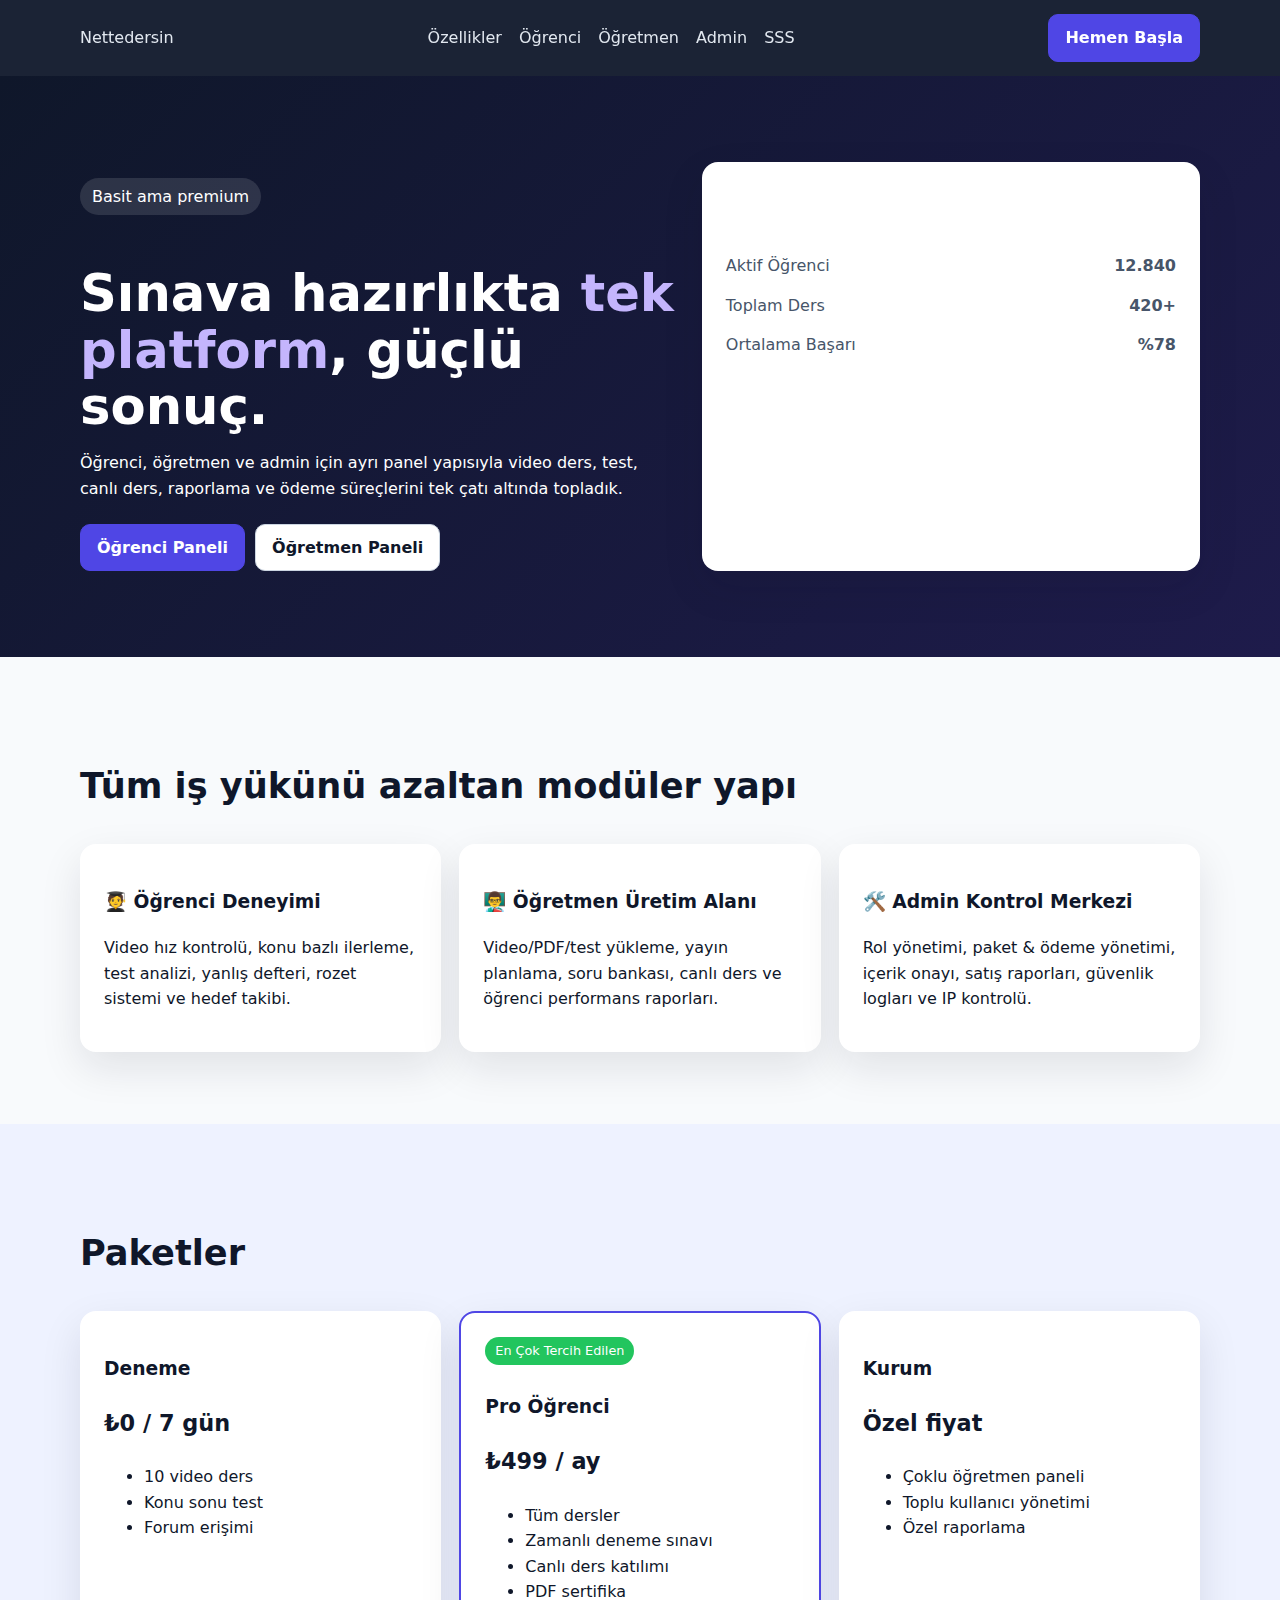
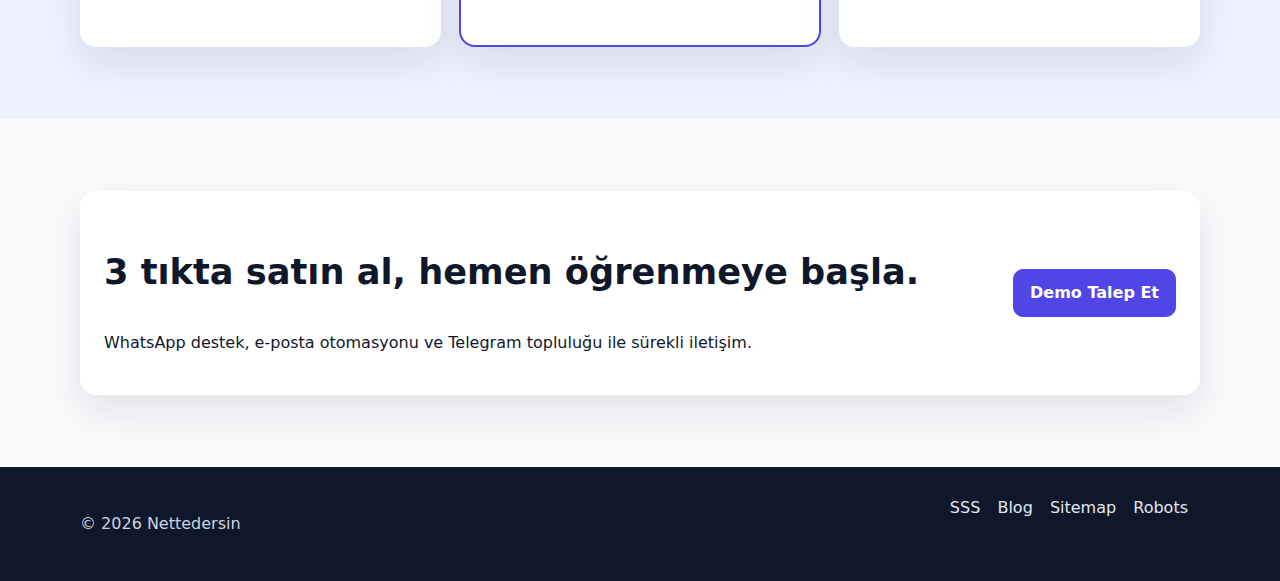
<file: nettedersin/index.html>
<!doctype html>
<html lang="tr">
  <head>
    <meta charset="UTF-8" />
    <meta name="viewport" content="width=device-width, initial-scale=1.0" />
    <title>Nettedersin | Premium Online Eğitim Platformu</title>
    <meta
      name="description"
      content="Nettedersin öğrenci, öğretmen ve admin panelleri ile sıfırdan tasarlanmış premium görünümlü online eğitim platformu."
    />
    <link rel="canonical" href="https://nettedersin.com/" />
    <link rel="stylesheet" href="assets/styles.css" />
  </head>
  <body>
    <header class="site-header">
      <div class="container nav">
        <a class="brand" href="index.html">Nettedersin</a>
        <nav>
          <a href="#ozellikler">Özellikler</a>
          <a href="student.html">Öğrenci</a>
          <a href="teacher.html">Öğretmen</a>
          <a href="admin.html">Admin</a>
          <a href="faq.html">SSS</a>
        </nav>
        <a class="btn btn-primary" href="#paketler">Hemen Başla</a>
      </div>
    </header>

    <main>
      <section class="hero">
        <div class="container hero-grid">
          <div>
            <p class="tag">Basit ama premium</p>
            <h1>Sınava hazırlıkta <span>tek platform</span>, güçlü sonuç.</h1>
            <p>
              Öğrenci, öğretmen ve admin için ayrı panel yapısıyla video ders, test,
              canlı ders, raporlama ve ödeme süreçlerini tek çatı altında topladık.
            </p>
            <div class="hero-actions">
              <a class="btn btn-primary" href="student.html">Öğrenci Paneli</a>
              <a class="btn" href="teacher.html">Öğretmen Paneli</a>
            </div>
          </div>
          <div class="hero-card">
            <h3>Canlı İstatistik</h3>
            <ul>
              <li><span>Aktif Öğrenci</span><strong>12.840</strong></li>
              <li><span>Toplam Ders</span><strong>420+</strong></li>
              <li><span>Ortalama Başarı</span><strong>%78</strong></li>
            </ul>
          </div>
        </div>
      </section>

      <section id="ozellikler" class="section">
        <div class="container">
          <h2>Tüm iş yükünü azaltan modüler yapı</h2>
          <div class="cards three">
            <article class="card">
              <h3>🧑‍🎓 Öğrenci Deneyimi</h3>
              <p>
                Video hız kontrolü, konu bazlı ilerleme, test analizi, yanlış defteri,
                rozet sistemi ve hedef takibi.
              </p>
            </article>
            <article class="card">
              <h3>👨‍🏫 Öğretmen Üretim Alanı</h3>
              <p>
                Video/PDF/test yükleme, yayın planlama, soru bankası, canlı ders ve
                öğrenci performans raporları.
              </p>
            </article>
            <article class="card">
              <h3>🛠️ Admin Kontrol Merkezi</h3>
              <p>
                Rol yönetimi, paket & ödeme yönetimi, içerik onayı, satış raporları,
                güvenlik logları ve IP kontrolü.
              </p>
            </article>
          </div>
        </div>
      </section>

      <section class="section alt" id="paketler">
        <div class="container">
          <h2>Paketler</h2>
          <div class="cards three">
            <article class="card price">
              <h3>Deneme</h3>
              <p class="amount">₺0 / 7 gün</p>
              <ul>
                <li>10 video ders</li>
                <li>Konu sonu test</li>
                <li>Forum erişimi</li>
              </ul>
            </article>
            <article class="card price featured">
              <span class="badge">En Çok Tercih Edilen</span>
              <h3>Pro Öğrenci</h3>
              <p class="amount">₺499 / ay</p>
              <ul>
                <li>Tüm dersler</li>
                <li>Zamanlı deneme sınavı</li>
                <li>Canlı ders katılımı</li>
                <li>PDF sertifika</li>
              </ul>
            </article>
            <article class="card price">
              <h3>Kurum</h3>
              <p class="amount">Özel fiyat</p>
              <ul>
                <li>Çoklu öğretmen paneli</li>
                <li>Toplu kullanıcı yönetimi</li>
                <li>Özel raporlama</li>
              </ul>
            </article>
          </div>
        </div>
      </section>

      <section class="section cta">
        <div class="container cta-box">
          <div>
            <h2>3 tıkta satın al, hemen öğrenmeye başla.</h2>
            <p>
              WhatsApp destek, e-posta otomasyonu ve Telegram topluluğu ile sürekli
              iletişim.
            </p>
          </div>
          <a class="btn btn-primary" href="mailto:destek@nettedersin.com">Demo Talep Et</a>
        </div>
      </section>
    </main>

    <footer class="footer">
      <div class="container footer-grid">
        <p>© 2026 Nettedersin</p>
        <div>
          <a href="faq.html">SSS</a>
          <a href="blog.html">Blog</a>
          <a href="sitemap.xml">Sitemap</a>
          <a href="robots.txt">Robots</a>
        </div>
      </div>
    </footer>
  </body>
</html>
</file>
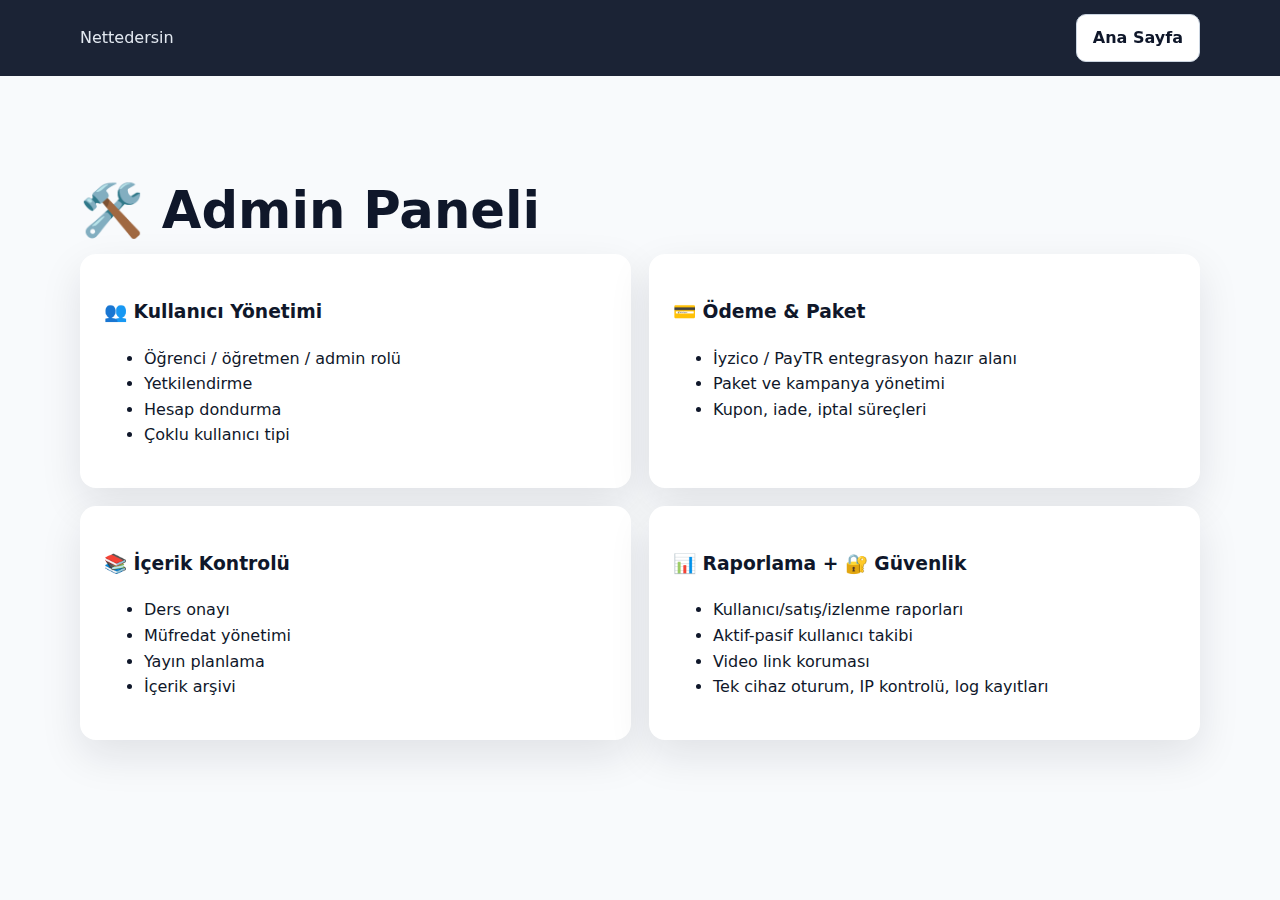
<file: nettedersin/admin.html>
<!doctype html>
<html lang="tr">
  <head>
    <meta charset="UTF-8" />
    <meta name="viewport" content="width=device-width, initial-scale=1.0" />
    <title>Admin Paneli | Nettedersin</title>
    <meta name="description" content="Nettedersin admin paneli: kullanıcı, ödeme, içerik kontrolü, raporlama ve güvenlik modülleri." />
    <link rel="canonical" href="https://nettedersin.com/admin" />
    <link rel="stylesheet" href="assets/styles.css" />
  </head>
  <body>
    <header class="sub-header">
      <div class="container nav">
        <a class="brand" href="index.html">Nettedersin</a>
        <a class="btn" href="index.html">Ana Sayfa</a>
      </div>
    </header>
    <main class="section">
      <div class="container">
        <h1>🛠️ Admin Paneli</h1>
        <div class="cards two">
          <article class="card">
            <h3>👥 Kullanıcı Yönetimi</h3>
            <ul>
              <li>Öğrenci / öğretmen / admin rolü</li>
              <li>Yetkilendirme</li>
              <li>Hesap dondurma</li>
              <li>Çoklu kullanıcı tipi</li>
            </ul>
          </article>
          <article class="card">
            <h3>💳 Ödeme & Paket</h3>
            <ul>
              <li>İyzico / PayTR entegrasyon hazır alanı</li>
              <li>Paket ve kampanya yönetimi</li>
              <li>Kupon, iade, iptal süreçleri</li>
            </ul>
          </article>
          <article class="card">
            <h3>📚 İçerik Kontrolü</h3>
            <ul>
              <li>Ders onayı</li>
              <li>Müfredat yönetimi</li>
              <li>Yayın planlama</li>
              <li>İçerik arşivi</li>
            </ul>
          </article>
          <article class="card">
            <h3>📊 Raporlama + 🔐 Güvenlik</h3>
            <ul>
              <li>Kullanıcı/satış/izlenme raporları</li>
              <li>Aktif-pasif kullanıcı takibi</li>
              <li>Video link koruması</li>
              <li>Tek cihaz oturum, IP kontrolü, log kayıtları</li>
            </ul>
          </article>
        </div>
      </div>
    </main>
  </body>
</html>
</file>
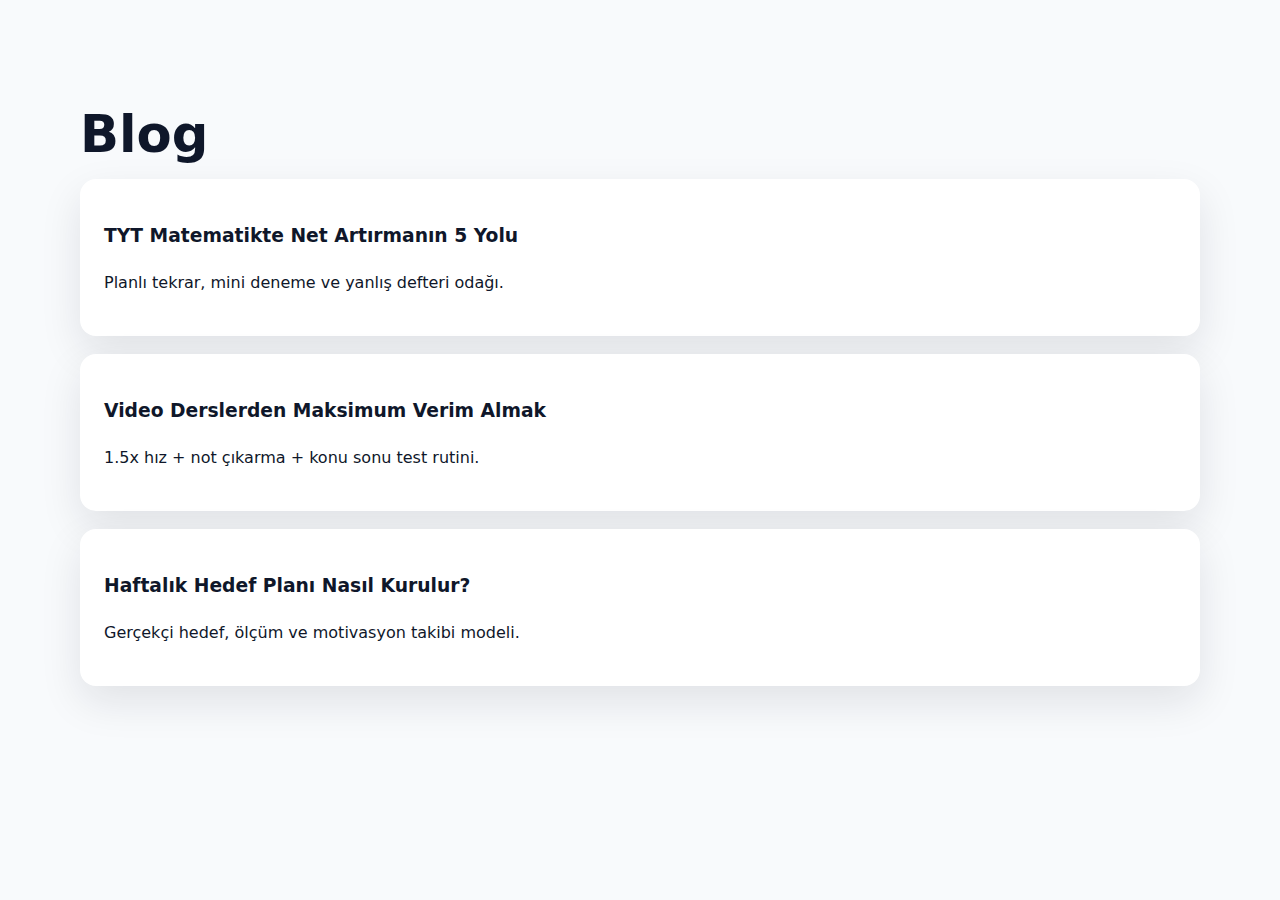
<file: nettedersin/blog.html>
<!doctype html>
<html lang="tr">
  <head>
    <meta charset="UTF-8" />
    <meta name="viewport" content="width=device-width, initial-scale=1.0" />
    <title>Blog | Nettedersin</title>
    <meta name="description" content="Nettedersin konu anlatım blogları ve SEO odaklı içerikler." />
    <link rel="canonical" href="https://nettedersin.com/blog" />
    <link rel="stylesheet" href="assets/styles.css" />
  </head>
  <body>
    <main class="section">
      <div class="container">
        <h1>Blog</h1>
        <div class="cards one">
          <article class="card"><h3>TYT Matematikte Net Artırmanın 5 Yolu</h3><p>Planlı tekrar, mini deneme ve yanlış defteri odağı.</p></article>
          <article class="card"><h3>Video Derslerden Maksimum Verim Almak</h3><p>1.5x hız + not çıkarma + konu sonu test rutini.</p></article>
          <article class="card"><h3>Haftalık Hedef Planı Nasıl Kurulur?</h3><p>Gerçekçi hedef, ölçüm ve motivasyon takibi modeli.</p></article>
        </div>
      </div>
    </main>
  </body>
</html>
</file>
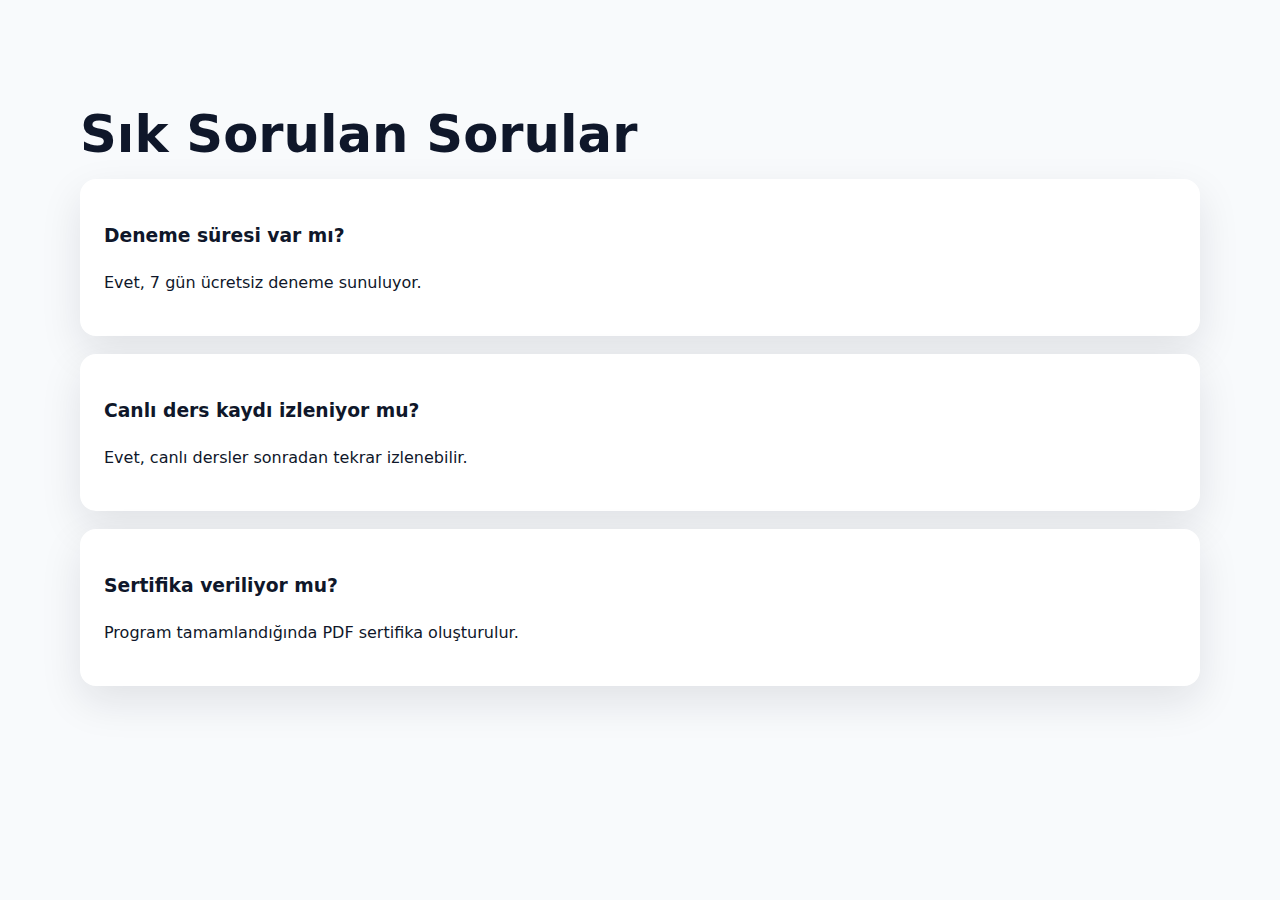
<file: nettedersin/faq.html>
<!doctype html>
<html lang="tr">
  <head>
    <meta charset="UTF-8" />
    <meta name="viewport" content="width=device-width, initial-scale=1.0" />
    <title>SSS | Nettedersin</title>
    <meta name="description" content="Nettedersin sık sorulan sorular sayfası." />
    <link rel="canonical" href="https://nettedersin.com/faq" />
    <link rel="stylesheet" href="assets/styles.css" />
  </head>
  <body>
    <main class="section">
      <div class="container">
        <h1>Sık Sorulan Sorular</h1>
        <div class="cards one">
          <article class="card"><h3>Deneme süresi var mı?</h3><p>Evet, 7 gün ücretsiz deneme sunuluyor.</p></article>
          <article class="card"><h3>Canlı ders kaydı izleniyor mu?</h3><p>Evet, canlı dersler sonradan tekrar izlenebilir.</p></article>
          <article class="card"><h3>Sertifika veriliyor mu?</h3><p>Program tamamlandığında PDF sertifika oluşturulur.</p></article>
        </div>
      </div>
    </main>
  </body>
</html>
</file>
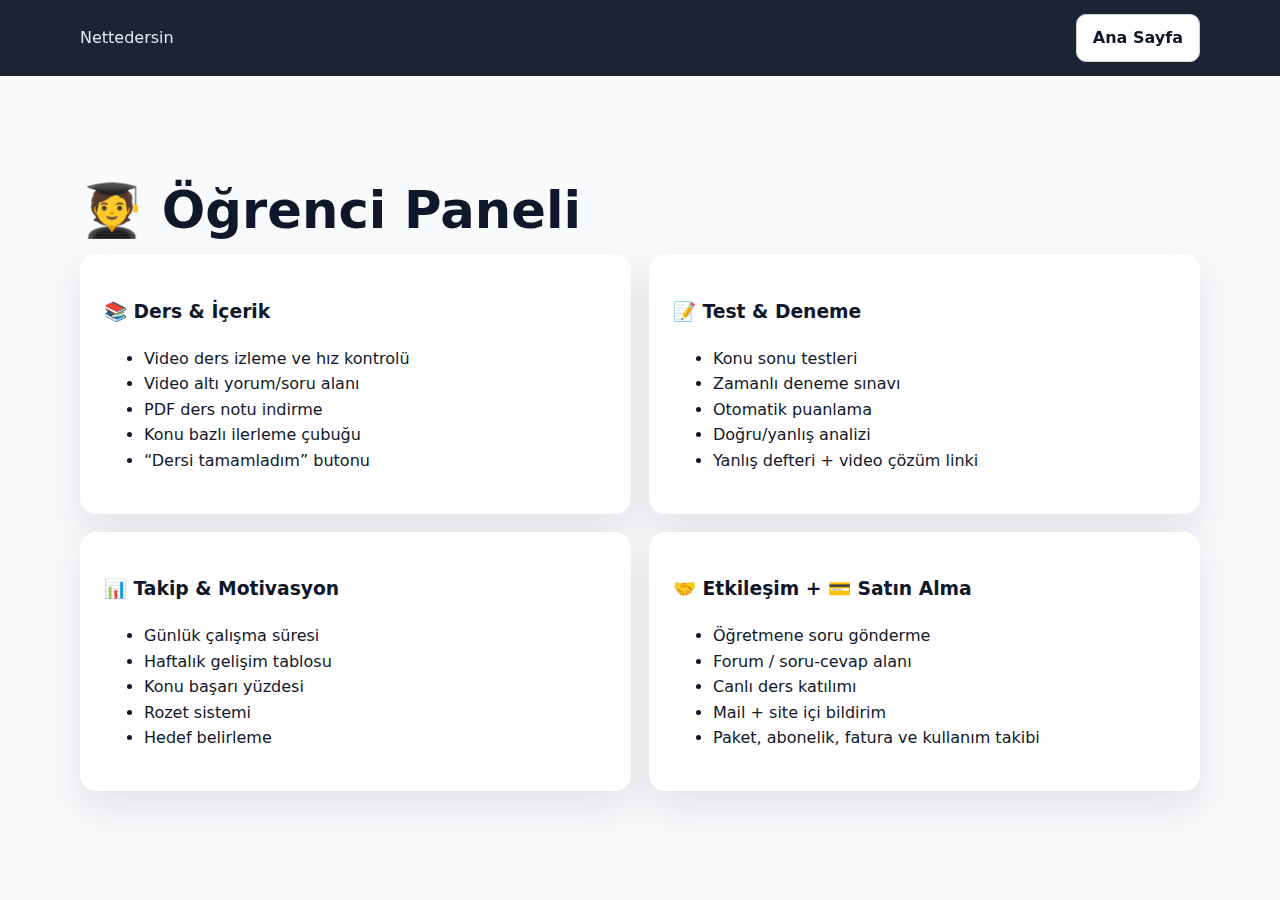
<file: nettedersin/student.html>
<!doctype html>
<html lang="tr">
  <head>
    <meta charset="UTF-8" />
    <meta name="viewport" content="width=device-width, initial-scale=1.0" />
    <title>Öğrenci Paneli | Nettedersin</title>
    <meta name="description" content="Nettedersin öğrenci paneli: video ders, test, deneme, hedef, rozet ve iletişim modülleri." />
    <link rel="canonical" href="https://nettedersin.com/student" />
    <link rel="stylesheet" href="assets/styles.css" />
  </head>
  <body>
    <header class="sub-header">
      <div class="container nav">
        <a class="brand" href="index.html">Nettedersin</a>
        <a class="btn" href="index.html">Ana Sayfa</a>
      </div>
    </header>
    <main class="section">
      <div class="container">
        <h1>🧑‍🎓 Öğrenci Paneli</h1>
        <div class="cards two">
          <article class="card">
            <h3>📚 Ders & İçerik</h3>
            <ul>
              <li>Video ders izleme ve hız kontrolü</li>
              <li>Video altı yorum/soru alanı</li>
              <li>PDF ders notu indirme</li>
              <li>Konu bazlı ilerleme çubuğu</li>
              <li>“Dersi tamamladım” butonu</li>
            </ul>
          </article>
          <article class="card">
            <h3>📝 Test & Deneme</h3>
            <ul>
              <li>Konu sonu testleri</li>
              <li>Zamanlı deneme sınavı</li>
              <li>Otomatik puanlama</li>
              <li>Doğru/yanlış analizi</li>
              <li>Yanlış defteri + video çözüm linki</li>
            </ul>
          </article>
          <article class="card">
            <h3>📊 Takip & Motivasyon</h3>
            <ul>
              <li>Günlük çalışma süresi</li>
              <li>Haftalık gelişim tablosu</li>
              <li>Konu başarı yüzdesi</li>
              <li>Rozet sistemi</li>
              <li>Hedef belirleme</li>
            </ul>
          </article>
          <article class="card">
            <h3>🤝 Etkileşim + 💳 Satın Alma</h3>
            <ul>
              <li>Öğretmene soru gönderme</li>
              <li>Forum / soru-cevap alanı</li>
              <li>Canlı ders katılımı</li>
              <li>Mail + site içi bildirim</li>
              <li>Paket, abonelik, fatura ve kullanım takibi</li>
            </ul>
          </article>
        </div>
      </div>
    </main>
  </body>
</html>
</file>
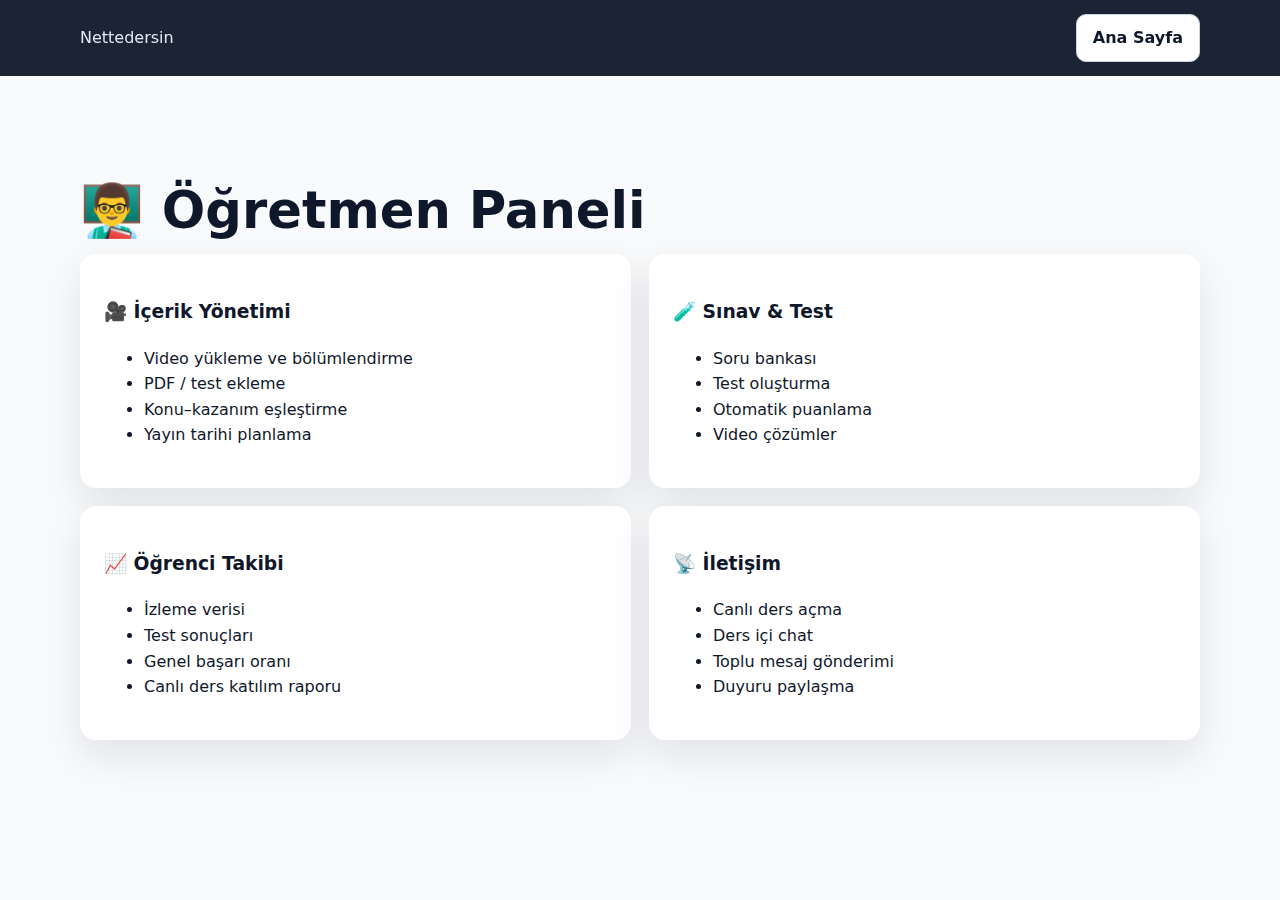
<file: nettedersin/teacher.html>
<!doctype html>
<html lang="tr">
  <head>
    <meta charset="UTF-8" />
    <meta name="viewport" content="width=device-width, initial-scale=1.0" />
    <title>Öğretmen Paneli | Nettedersin</title>
    <meta name="description" content="Nettedersin öğretmen paneli: içerik üretimi, sınav yönetimi, öğrenci takibi ve iletişim modülleri." />
    <link rel="canonical" href="https://nettedersin.com/teacher" />
    <link rel="stylesheet" href="assets/styles.css" />
  </head>
  <body>
    <header class="sub-header">
      <div class="container nav">
        <a class="brand" href="index.html">Nettedersin</a>
        <a class="btn" href="index.html">Ana Sayfa</a>
      </div>
    </header>
    <main class="section">
      <div class="container">
        <h1>👨‍🏫 Öğretmen Paneli</h1>
        <div class="cards two">
          <article class="card">
            <h3>🎥 İçerik Yönetimi</h3>
            <ul>
              <li>Video yükleme ve bölümlendirme</li>
              <li>PDF / test ekleme</li>
              <li>Konu–kazanım eşleştirme</li>
              <li>Yayın tarihi planlama</li>
            </ul>
          </article>
          <article class="card">
            <h3>🧪 Sınav & Test</h3>
            <ul>
              <li>Soru bankası</li>
              <li>Test oluşturma</li>
              <li>Otomatik puanlama</li>
              <li>Video çözümler</li>
            </ul>
          </article>
          <article class="card">
            <h3>📈 Öğrenci Takibi</h3>
            <ul>
              <li>İzleme verisi</li>
              <li>Test sonuçları</li>
              <li>Genel başarı oranı</li>
              <li>Canlı ders katılım raporu</li>
            </ul>
          </article>
          <article class="card">
            <h3>📡 İletişim</h3>
            <ul>
              <li>Canlı ders açma</li>
              <li>Ders içi chat</li>
              <li>Toplu mesaj gönderimi</li>
              <li>Duyuru paylaşma</li>
            </ul>
          </article>
        </div>
      </div>
    </main>
  </body>
</html>
</file>
<file: nettedersin/assets/styles.css>
:root {
  --bg: #0f172a;
  --surface: #111827;
  --card: #ffffff;
  --text: #0f172a;
  --muted: #475569;
  --primary: #4f46e5;
  --accent: #22c55e;
  --radius: 16px;
}

* {
  box-sizing: border-box;
}

body {
  margin: 0;
  font-family: "Inter", "Poppins", system-ui, -apple-system, sans-serif;
  color: var(--text);
  background: #f8fafc;
  line-height: 1.6;
}

.container {
  width: min(1120px, 92%);
  margin: 0 auto;
}

.site-header,
.sub-header {
  position: sticky;
  top: 0;
  z-index: 5;
  background: rgba(15, 23, 42, 0.95);
  backdrop-filter: blur(8px);
}

.nav {
  display: flex;
  justify-content: space-between;
  align-items: center;
  padding: 14px 0;
  gap: 16px;
}

.brand,
nav a,
.footer a {
  color: #e2e8f0;
  text-decoration: none;
  margin-right: 12px;
}

.hero {
  padding: 86px 0;
  background: linear-gradient(135deg, var(--bg), #1e1b4b);
  color: #fff;
}

.hero-grid {
  display: grid;
  grid-template-columns: 1.2fr 1fr;
  gap: 24px;
}

h1 {
  font-size: clamp(2rem, 4vw, 3.25rem);
  line-height: 1.1;
  margin-bottom: 16px;
}

h1 span {
  color: #c4b5fd;
}

h2 {
  font-size: clamp(1.6rem, 2.8vw, 2.2rem);
}

.tag {
  display: inline-block;
  background: rgba(255, 255, 255, 0.12);
  padding: 6px 12px;
  border-radius: 999px;
}

.hero-card,
.card,
.cta-box {
  background: var(--card);
  border-radius: var(--radius);
  box-shadow: 0 16px 42px rgba(15, 23, 42, 0.1);
  padding: 24px;
}

.hero-card ul {
  padding: 0;
  margin: 0;
  list-style: none;
}

.hero-card li {
  display: flex;
  justify-content: space-between;
  margin-bottom: 14px;
  color: var(--muted);
}

.section {
  padding: 72px 0;
}

.alt {
  background: #eef2ff;
}

.cards {
  display: grid;
  gap: 18px;
}

.cards.three {
  grid-template-columns: repeat(3, minmax(0, 1fr));
}

.cards.two {
  grid-template-columns: repeat(2, minmax(0, 1fr));
}

.price .amount {
  font-size: 1.4rem;
  font-weight: 700;
}

.badge {
  display: inline-block;
  margin-bottom: 8px;
  color: #fff;
  background: var(--accent);
  border-radius: 999px;
  padding: 4px 10px;
  font-size: 0.8rem;
}

.featured {
  border: 2px solid var(--primary);
}

.btn {
  background: #fff;
  color: var(--bg);
  text-decoration: none;
  padding: 10px 16px;
  border-radius: 10px;
  border: 1px solid #cbd5e1;
  font-weight: 600;
}

.btn-primary {
  background: var(--primary);
  color: #fff;
  border-color: var(--primary);
}

.hero-actions {
  display: flex;
  gap: 10px;
  margin-top: 22px;
}

.cta-box {
  display: flex;
  justify-content: space-between;
  align-items: center;
}

.footer {
  background: var(--bg);
  color: #cbd5e1;
  padding: 28px 0;
}

.footer-grid {
  display: flex;
  justify-content: space-between;
  gap: 12px;
}

@media (max-width: 900px) {
  .hero-grid,
  .cards.three,
  .cards.two,
  .cta-box {
    grid-template-columns: 1fr;
    display: grid;
  }

  nav {
    display: none;
  }
}
</file>
